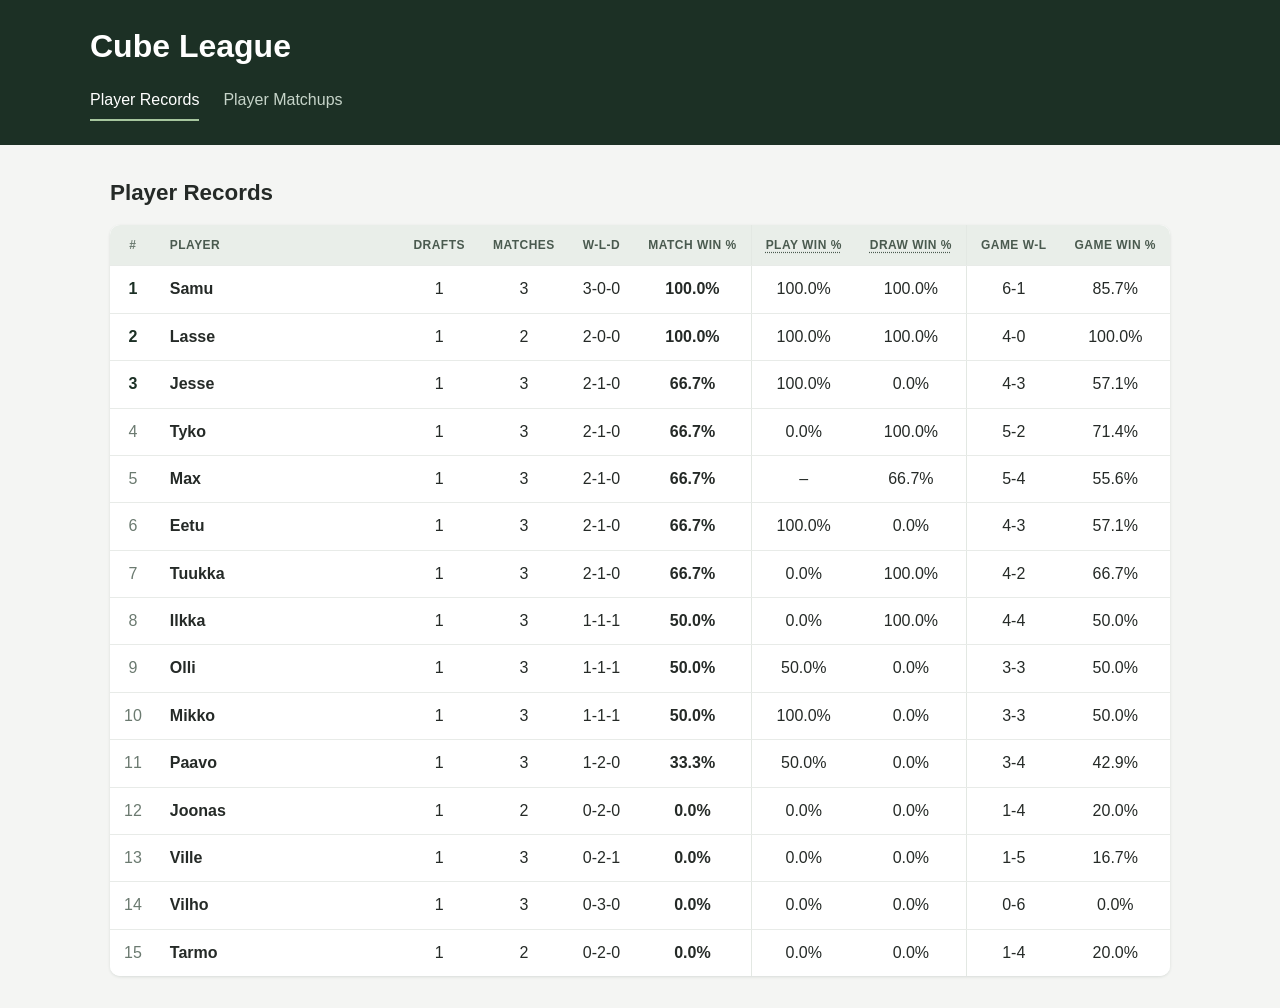
<file: docs/index.html>
<!DOCTYPE html>
<html lang="en">
<head>
    <meta charset="UTF-8">
    <meta name="viewport" content="width=device-width, initial-scale=1">
    <title>Cube League</title>
    <link rel="stylesheet" href="style.css">
</head>
<body>

    <header>
        <h1>Cube League</h1>
        <nav>
            <a href="index.html" class="active">Player Records</a>
            <a href="head-to-head.html">Player Matchups</a>
        </nav>
    </header>

    <main>
        <h2>Player Records</h2>

        <div id="players-table">
            Loading player statistics...
        </div>
    </main>

    <script src="js/players.js"></script>
</body>
</html>
</file>
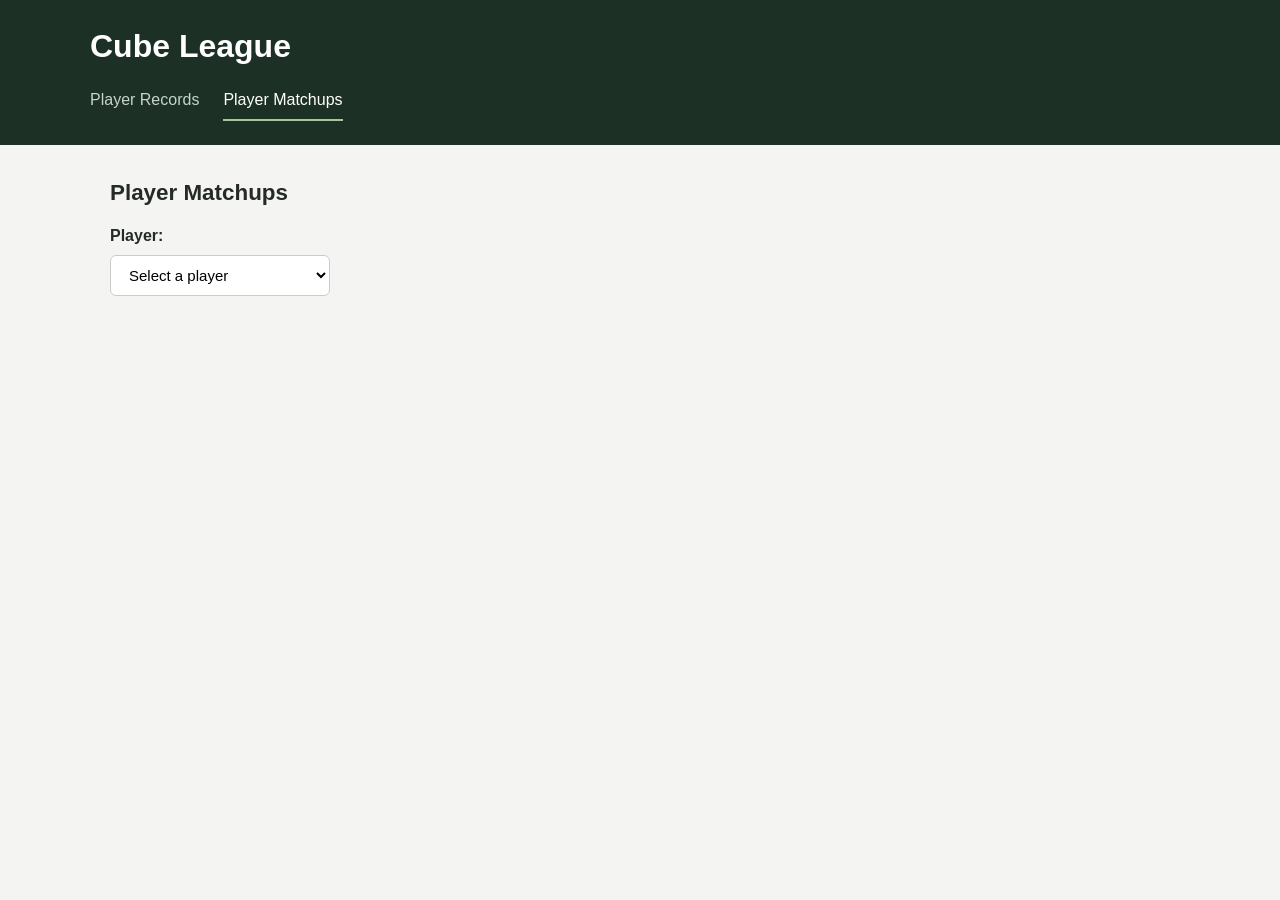
<file: docs/head-to-head.html>
<!DOCTYPE html>
<html lang="en">
<head>
    <meta charset="UTF-8">
    <meta name="viewport" content="width=device-width, initial-scale=1">
    <title>Cube League - Head to Head</title>
    <link rel="stylesheet" href="style.css">
</head>
<body>

    <header>
        <h1>Cube League</h1>
        <nav>
            <a href="index.html">Player Records</a>
            <a href="head-to-head.html" class="active">Player Matchups</a>
        </nav>
    </header>

    <main>
        <h2>Player Matchups</h2>

        <label for="player-select">Player:</label>
        <select id="player-select">
            <option value="" selected disabled>Select a player</option>
        </select>

        <div id="head-to-head-table">
        </div>
    </main>

    <script src="js/head-to-head.js"></script>
</body>
</html>
</file>
<file: docs/style.css>
* {
    box-sizing: border-box;
}

body {
    margin: 0;
    font-family: -apple-system, BlinkMacSystemFont, "Segoe UI", Roboto, Arial, sans-serif;
    line-height: 1.4;
    background: #f4f5f3;
    color: #252a27;
}

/* ---------- Header and navigation ---------- */
header {
    background: #1c3025;
    color: white;
    padding: 24px max(5%, calc((100% - 1100px) / 2));
}

header h1 {
    margin: 0 0 20px;
}

nav {
    display: flex;
    gap: 24px;
}

nav a {
    color: #c6d4c9;
    text-decoration: none;
    padding-bottom: 8px;
    border-bottom: 2px solid transparent; /* stops the layout shifting on hover */
}

nav a.active,
nav a:hover {
    color: white;
    border-bottom-color: #a6c69e;
}

/* ---------- Page ---------- */
main {
    max-width: 1100px;
    margin: 32px auto;
    padding: 0 20px;
}

main h2 {
    margin: 0 0 16px;
    font-size: 1.4rem;
}

.note {
    margin-top: 12px;
    font-size: 0.85rem;
    color: #5d6a62;
}

/* ---------- Shared table styles (used by the head-to-head page) ---------- */
table {
    width: 100%;
    table-layout: fixed;
    border-collapse: collapse;
    background: white;
    border-radius: 8px;
    overflow: hidden;
}

th, td {
    padding: 14px 16px;
    text-align: center;          /* was: left */
    border-bottom: 1px solid #e8ebe8;
    overflow: hidden;
    text-overflow: ellipsis;
    white-space: nowrap;
}

/* Name column stays left-aligned. Change 1 to the column that holds the names. */
th:nth-child(1), td:nth-child(1) {
    text-align: left;
}

th {
    background: #e9eee9;
    font-size: 13px;
}

tbody tr:hover {
    background: #f5f8f5;
}

@media (max-width: 700px) {
    main {
        overflow-x: auto;
    }

    table {
        min-width: 700px;
    }
}

/* ---------- Head-to-head form controls ---------- */
label {
    display: block;
    margin-bottom: 8px;
    font-weight: bold;
}

select {
    padding: 10px 36px 10px 14px;
    border: 1px solid #ccc;
    border-radius: 6px;
    background-color: white;
    font-size: 15px;
    margin-bottom: 24px;
    min-width: 220px;
    cursor: pointer;
}

/* ---------- Leaderboard ---------- */
/* The wrapper is the card, and it scrolls sideways on narrow screens */
.table-wrap {
    overflow-x: auto;
    background: white;
    border-radius: 10px;
    box-shadow: 0 1px 3px rgba(28, 48, 37, 0.12);
}

/* Automatic column widths: each column fits its content and the name column takes the rest */
#players-table table {
    table-layout: auto;
    border-radius: 0;
}

#players-table th,
#players-table td {
    padding: 12px 14px;
    text-align: center;
    font-variant-numeric: tabular-nums;
}

#players-table th {
    color: #4a5a4f;
    font-size: 12px;
    text-transform: uppercase;
    letter-spacing: 0.04em;
}

#players-table tbody tr:last-child td {
    border-bottom: none;
}

/* Rank: as narrow as possible, muted */
#players-table th:nth-child(1),
#players-table td:nth-child(1) {
    width: 1%;
    text-align: center;
    color: #6b7a70;
}

/* Podium ranks stand out slightly */
#players-table tbody tr:nth-child(-n+3) td:nth-child(1) {
    color: #1c3025;
    font-weight: 700;
}

/* Player: left-aligned and takes all the leftover width */
#players-table th:nth-child(2),
#players-table td:nth-child(2) {
    width: 100%;
    text-align: left;
}

#players-table td:nth-child(2) {
    font-weight: 600;
}

/* The ranking metric is emphasised */
#players-table td:nth-child(6) {
    font-weight: 700;
}

/* Thin dividers separate the groups: overview | play/draw | games */
#players-table th:nth-child(7),
#players-table td:nth-child(7),
#players-table th:nth-child(9),
#players-table td:nth-child(9) {
    border-left: 1px solid #e3e8e3;
}

/* Hint that the play/draw headers have a tooltip */
#players-table th[title] {
    cursor: help;
    text-decoration: underline dotted;
    text-underline-offset: 3px;
}

@media (max-width: 600px) {
    #players-table th,
    #players-table td {
        padding: 10px 8px;
        font-size: 0.85rem;
    }
}
</file>
